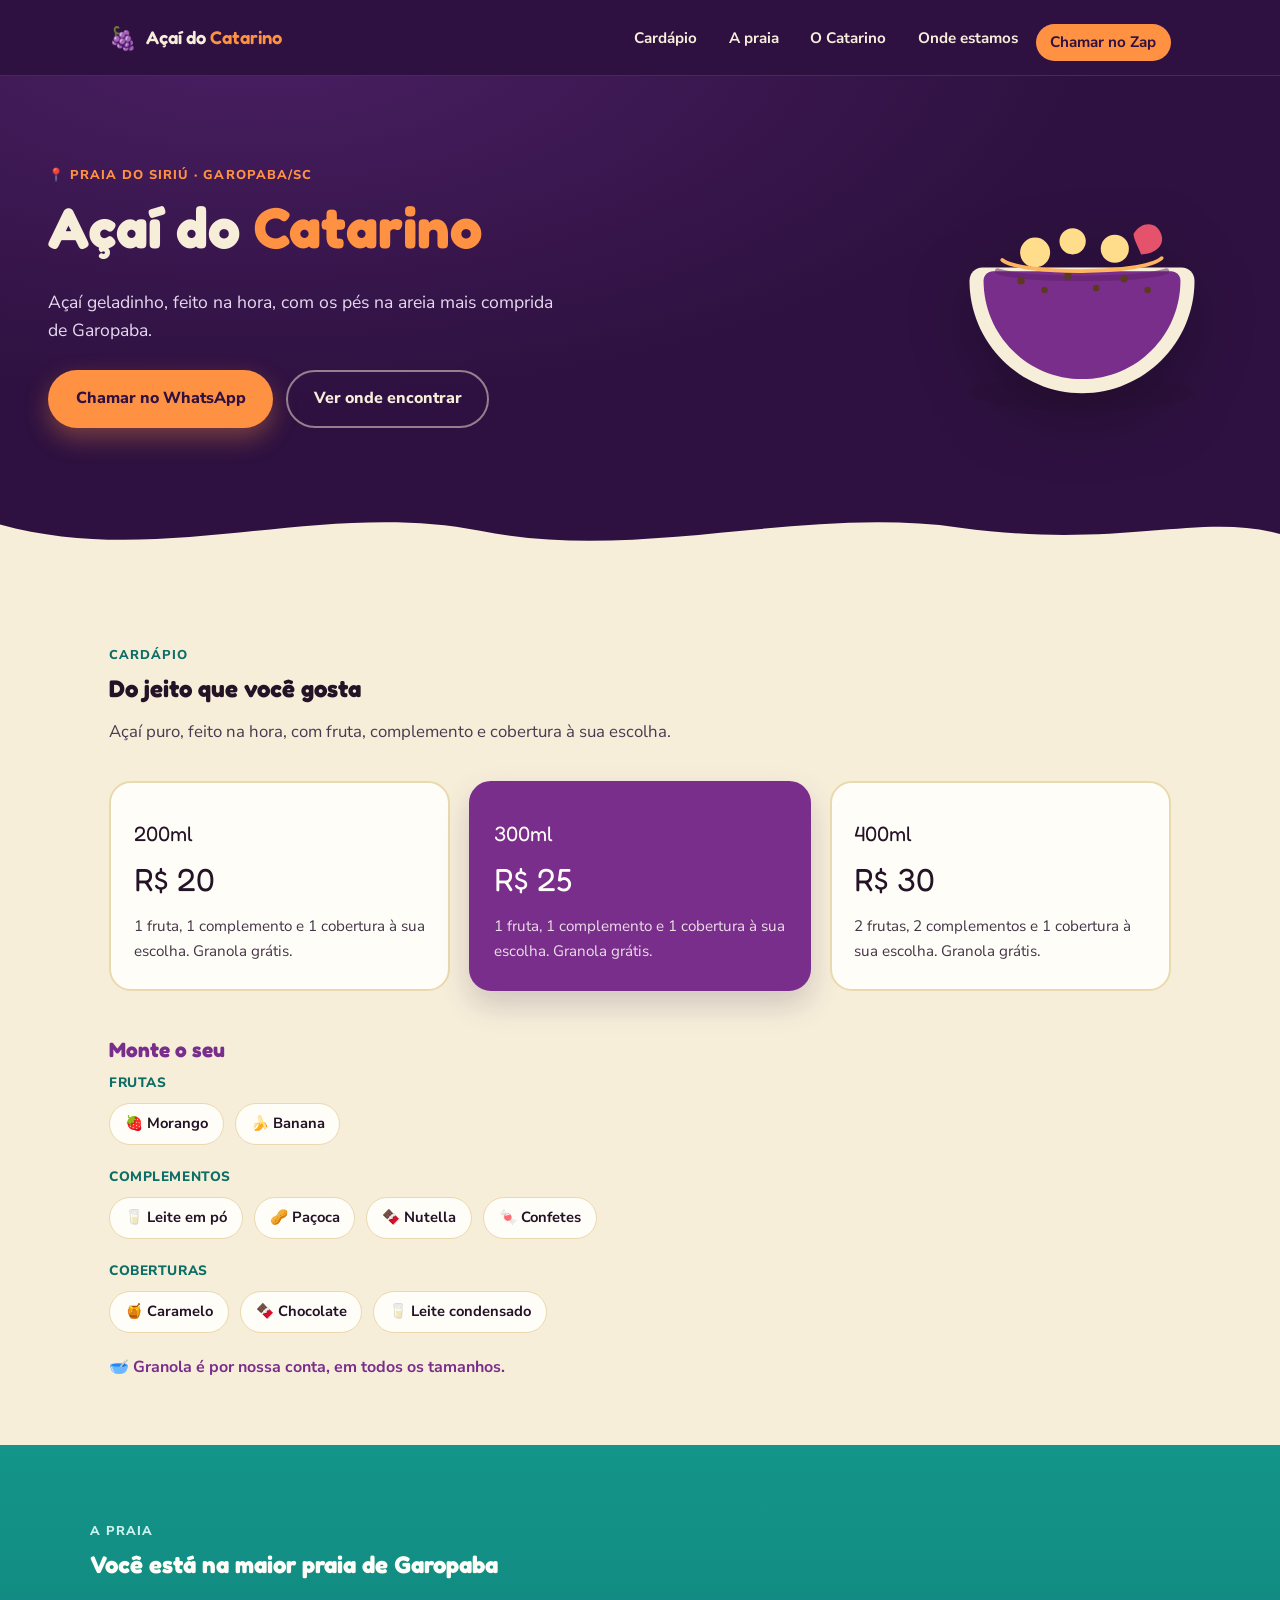
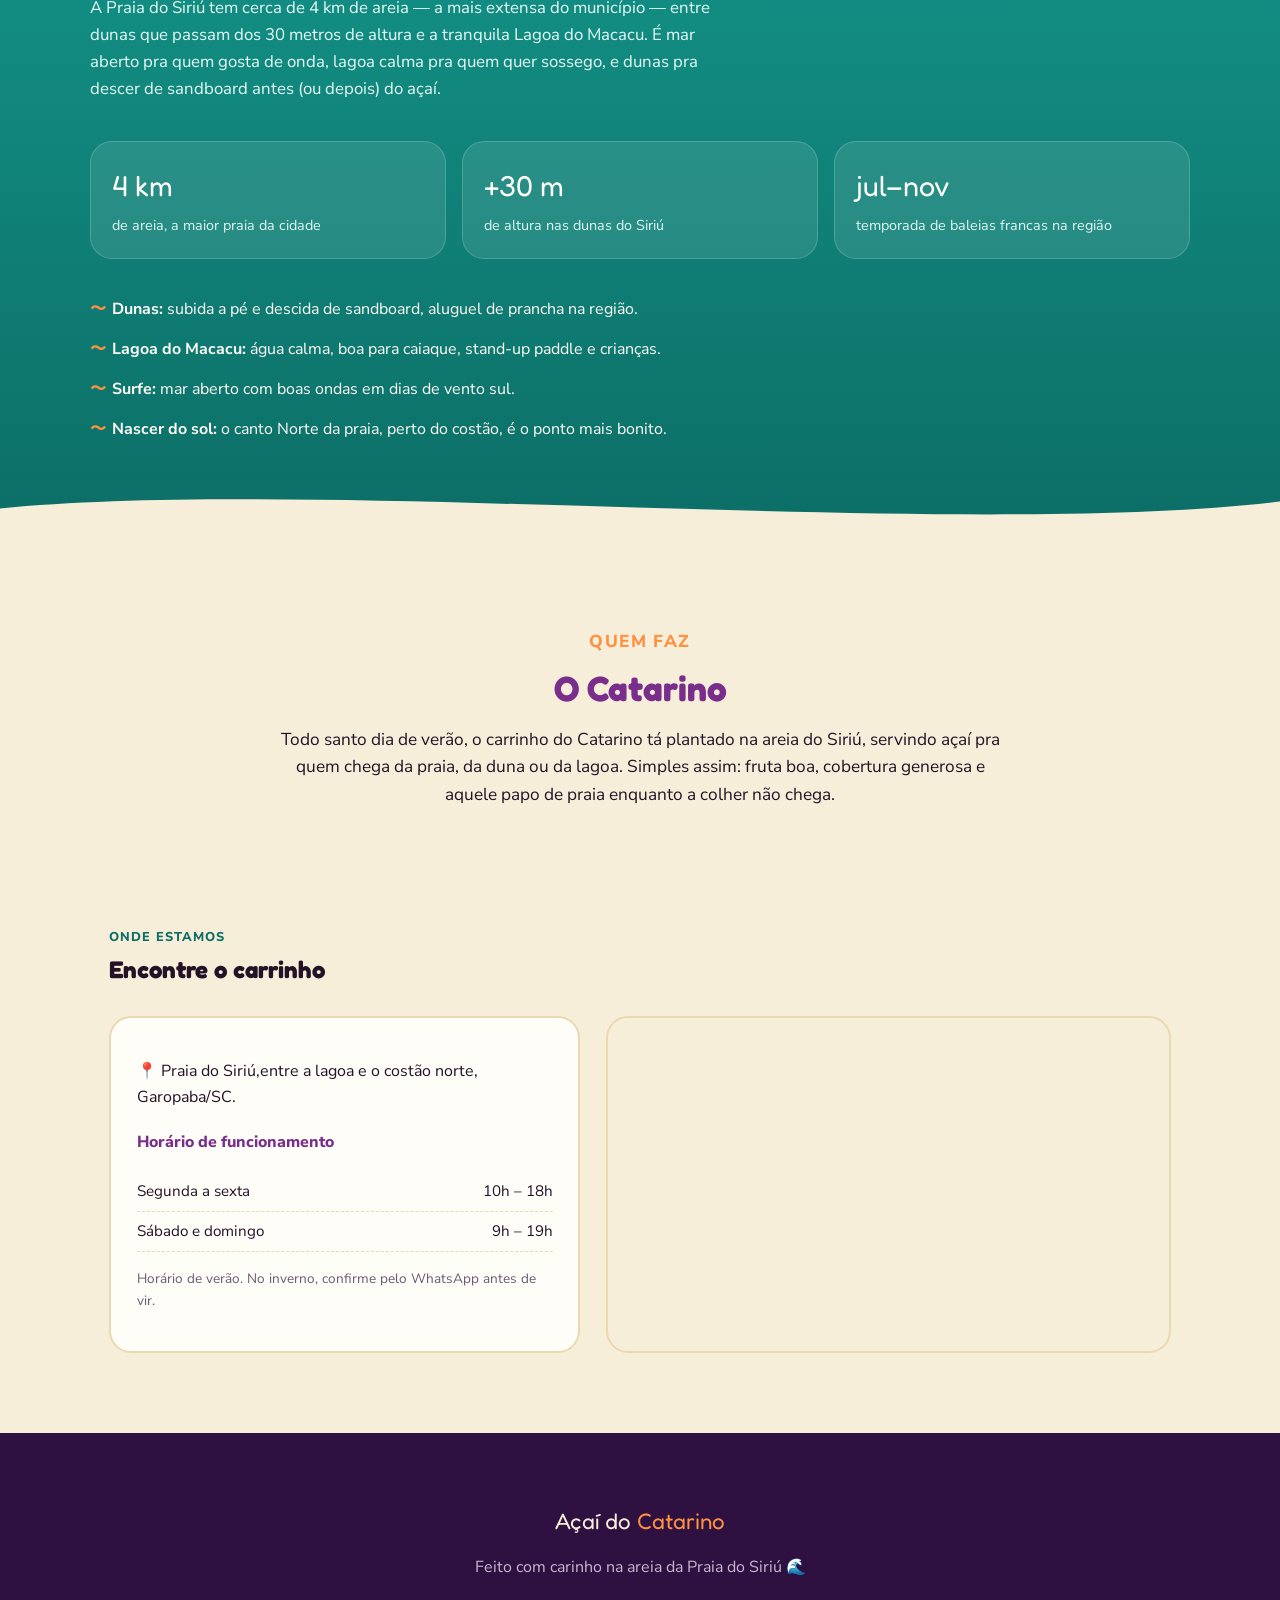
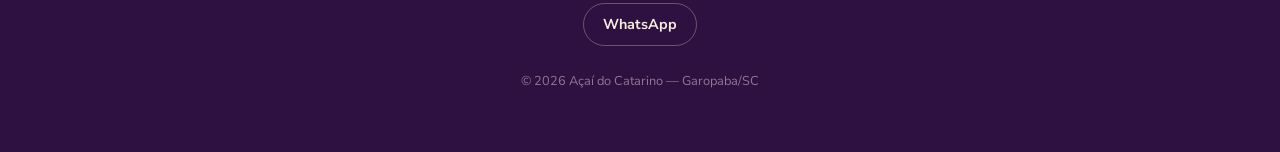
<file: index.html>
<!DOCTYPE html>
<html lang="pt-BR">
<head>
  <meta charset="UTF-8">
  <meta name="viewport" content="width=device-width, initial-scale=1.0">
  <title>Açaí do Catarino — Praia do Siriú, Garopaba/SC</title>
  <meta name="description" content="Açaí do Catarino: o carrinho de açaí da Praia do Siriú, em Garopaba/SC. Cardápio, localização e dicas da praia mais extensa de Garopaba.">

  <!-- Favicon simples em SVG (uma tigela roxa) -->
  <link rel="icon" href="data:image/svg+xml,%3Csvg xmlns='http://www.w3.org/2000/svg' viewBox='0 0 64 64'%3E%3Ccircle cx='32' cy='32' r='30' fill='%237A2E8C'/%3E%3Cpath d='M14 30c3 10 9 16 18 16s15-6 18-16' stroke='%23F7EEDA' stroke-width='4' fill='none' stroke-linecap='round'/%3E%3C/svg%3E">

  <!-- Fontes: Fredoka (títulos, clima de placa de praia) + Nunito Sans (texto) -->
  <link rel="preconnect" href="https://fonts.googleapis.com">
  <link rel="preconnect" href="https://fonts.gstatic.com" crossorigin>
  <link href="https://fonts.googleapis.com/css2?family=Fredoka:wght@500;600;700&family=Nunito+Sans:opsz,wght@6..12,400;6..12,600;6..12,700;6..12,800&display=swap" rel="stylesheet">

  <link rel="stylesheet" href="style.css">
</head>
<body>

  <!-- ===================== MENU / CABEÇALHO ===================== -->
  <header class="topo">
    <div class="topo-conteudo">
      <a href="#inicio" class="marca">
        <span class="marca-icone" aria-hidden="true">🍇</span>
        <span class="marca-texto">Açaí do <em>Catarino</em></span>
      </a>

      <button class="menu-botao" id="menuBotao" aria-expanded="false" aria-controls="menuNav" aria-label="Abrir menu">
        <span></span><span></span><span></span>
      </button>

      <nav class="menu-nav" id="menuNav">
        <a href="#cardapio">Cardápio</a>
        <a href="#praia">A praia</a>
        <a href="#sobre">O Catarino</a>
        <a href="#localizacao">Onde estamos</a>
        <a href="#contato" class="menu-nav-cta">Chamar no Zap</a>
      </nav>
    </div>
  </header>

  <main>
    <!-- ===================== HERO ===================== -->
    <section id="inicio" class="hero">
      <div class="hero-conteudo">
        <p class="etiqueta">📍 Praia do Siriú · Garopaba/SC</p>
        <h1>Açaí do <em>Catarino</em></h1>
        <p class="hero-frase">Açaí geladinho, feito na hora, com os pés na areia mais comprida de Garopaba.</p>

        <div class="hero-botoes">
          <a href="https://wa.me/5548988662824?text=Oi%2C%20Catarino!%20Vim%20pelo%20site%20e%20quero%20pedir%20um%20a%C3%A7a%C3%AD%20%F0%9F%8D%87" class="botao botao-principal" target="_blank" rel="noopener">
            Chamar no WhatsApp
          </a>
          <a href="#localizacao" class="botao botao-fantasma">Ver onde encontrar</a>
        </div>
      </div>

      <!-- Ilustração da tigela de açaí em SVG (sem depender de fotos) -->
      <div class="hero-ilustracao" aria-hidden="true">
        <svg viewBox="0 0 320 320" xmlns="http://www.w3.org/2000/svg">
          <ellipse cx="160" cy="270" rx="120" ry="18" fill="#241226" opacity="0.15"/>
          <path d="M40 150c0-8 6-14 14-14h212c8 0 14 6 14 14 0 66-54 120-120 120S40 216 40 150z" fill="#F7EEDA"/>
          <path d="M55 150c0-6 5-10 10-10h190c5 0 10 4 10 10 0 58-47 105-105 105S55 208 55 150z" fill="#7A2E8C"/>
          <path d="M70 140c30 10 150 10 180 0" stroke="#5C1F6B" stroke-width="6" fill="none" stroke-linecap="round" opacity="0.5"/>
          <circle cx="110" cy="120" r="16" fill="#FFDD8A"/>
          <circle cx="150" cy="108" r="14" fill="#FFDD8A"/>
          <circle cx="195" cy="116" r="15" fill="#FFDD8A"/>
          <path d="M215 100c8-14 26-14 30 2 3 12-9 20-22 20-3-8-8-16-8-22z" fill="#E4536B"/>
          <g fill="#5C3A21">
            <circle cx="95" cy="150" r="4"/>
            <circle cx="120" cy="160" r="3.5"/>
            <circle cx="145" cy="145" r="4"/>
            <circle cx="175" cy="158" r="3.5"/>
            <circle cx="205" cy="148" r="4"/>
            <circle cx="230" cy="160" r="3.5"/>
          </g>
          <path d="M75 128c20 16 150 16 170-2" stroke="#FFB55E" stroke-width="4" fill="none" stroke-linecap="round"/>
        </svg>
      </div>

      <!-- Divisor: onda "aberta" — representa o mar do Siriú -->
      <svg class="onda onda-aberta" viewBox="0 0 1440 110" preserveAspectRatio="none" aria-hidden="true">
        <path d="M0,40 C180,110 360,0 540,50 C720,100 900,10 1080,45 C1260,80 1350,20 1440,55 L1440,110 L0,110 Z" fill="#F7EEDA"/>
      </svg>
    </section>

    <!-- ===================== CARDÁPIO ===================== -->
    <section id="cardapio" class="cardapio">
      <p class="etiqueta etiqueta-clara">Cardápio</p>
      <h2>Do jeito que você gosta</h2>
      <p class="secao-intro">Açaí puro, feito na hora, com fruta, complemento e cobertura à sua escolha.</p>

      <div class="cardapio-grade">
        <article class="copo-card">
          <p class="copo-tamanho">200ml</p>
          <p class="copo-preco">R$ 20</p>
          <p class="copo-desc">1 fruta, 1 complemento e 1 cobertura à sua escolha. Granola grátis.</p>
        </article>
        <article class="copo-card copo-card-destaque">
          <p class="copo-tamanho">300ml</p>
          <p class="copo-preco">R$ 25</p>
          <p class="copo-desc">1 fruta, 1 complemento e 1 cobertura à sua escolha. Granola grátis.</p>
        </article>
        <article class="copo-card">
          <p class="copo-tamanho">400ml</p>
          <p class="copo-preco">R$ 30</p>
          <p class="copo-desc">2 frutas, 2 complementos e 1 cobertura à sua escolha. Granola grátis.</p>
        </article>
      </div>

      <div class="coberturas">
        <h3>Monte o seu</h3>

        <p class="coberturas-grupo">Frutas</p>
        <ul class="coberturas-lista">
          <li>🍓 Morango</li>
          <li>🍌 Banana</li>
        </ul>

        <p class="coberturas-grupo">Complementos</p>
        <ul class="coberturas-lista">
          <li>🥛 Leite em pó</li>
          <li>🥜 Paçoca</li>
          <li>🍫 Nutella</li>
          <li>🍬 Confetes</li>
        </ul>

        <p class="coberturas-grupo">Coberturas</p>
        <ul class="coberturas-lista">
          <li>🍯 Caramelo</li>
          <li>🍫 Chocolate</li>
          <li>🥛 Leite condensado</li>
        </ul>

        <p class="coberturas-obs">🥣 Granola é por nossa conta, em todos os tamanhos.</p>
      </div>
    </section>

    <!-- ===================== A PRAIA DO SIRIÚ ===================== -->
    <section id="praia" class="praia">
      <div class="praia-conteudo">
        <p class="etiqueta etiqueta-clara">A praia</p>
        <h2>Você está na maior praia de Garopaba</h2>
        <p class="secao-intro">
          A Praia do Siriú tem cerca de 4 km de areia — a mais extensa do município — entre dunas
          que passam dos 30 metros de altura e a tranquila Lagoa do Macacu. É mar aberto pra quem
          gosta de onda, lagoa calma pra quem quer sossego, e dunas pra descer de sandboard antes
          (ou depois) do açaí.
        </p>

        <div class="praia-fatos">
          <div class="fato">
            <span class="fato-numero">4 km</span>
            <span class="fato-legenda">de areia, a maior praia da cidade</span>
          </div>
          <div class="fato">
            <span class="fato-numero">+30 m</span>
            <span class="fato-legenda">de altura nas dunas do Siriú</span>
          </div>
          <div class="fato">
            <span class="fato-numero">jul–nov</span>
            <span class="fato-legenda">temporada de baleias francas na região</span>
          </div>
        </div>

        <ul class="praia-lista">
          <li><strong>Dunas:</strong> subida a pé e descida de sandboard, aluguel de prancha na região.</li>
          <li><strong>Lagoa do Macacu:</strong> água calma, boa para caiaque, stand-up paddle e crianças.</li>
          <li><strong>Surfe:</strong> mar aberto com boas ondas em dias de vento sul.</li>
          <li><strong>Nascer do sol:</strong> o canto Norte da praia, perto do costão, é o ponto mais bonito.</li>
        </ul>
      </div>

      <!-- Divisor: onda "calma" — representa a lagoa -->
      <svg class="onda onda-calma" viewBox="0 0 1440 100" preserveAspectRatio="none" aria-hidden="true">
        <path d="M0,55 C360,10 1080,100 1440,45 L1440,100 L0,100 Z" fill="#F7EEDA"/>
      </svg>
    </section>

    <!-- ===================== SOBRE O CATARINO ===================== -->
    <section id="sobre" class="sobre">
      <div class="sobre-caixa">
        <p class="etiqueta">Quem faz</p>
        <h2>O Catarino</h2>
        <p>
          <!-- EDITAR: troque este texto pela história real do Catarino -->
          Todo santo dia de verão, o carrinho do Catarino tá plantado na areia do Siriú, servindo
          açaí pra quem chega da praia, da duna ou da lagoa. Simples assim: fruta boa, cobertura
          generosa e aquele papo de praia enquanto a colher não chega.
        </p>
      </div>
    </section>

    <!-- ===================== LOCALIZAÇÃO ===================== -->
    <section id="localizacao" class="localizacao">
      <p class="etiqueta etiqueta-clara">Onde estamos</p>
      <h2>Encontre o carrinho</h2>

      <div class="localizacao-grade">
        <div class="localizacao-info">
          <p>
            <!-- EDITAR: descreva o ponto exato do carrinho na praia -->
            📍 Praia do Siriú,entre a lagoa e o costão norte, Garopaba/SC.
          </p>
          <p class="horario-titulo">Horário de funcionamento</p>
          <ul class="horario-lista">
            <!-- EDITAR: ajuste os horários reais -->
            <li><span>Segunda a sexta</span><span>10h – 18h</span></li>
            <li><span>Sábado e domingo</span><span>9h – 19h</span></li>
          </ul>
          <p class="horario-obs">Horário de verão. No inverno, confirme pelo WhatsApp antes de vir. <!-- EDITAR --></p>
        </div>

        <div class="localizacao-mapa">
          <iframe
            title="Mapa da Praia do Siriú, Garopaba"
            src="https://www.google.com/maps?q=Praia%20do%20Siri%C3%BA%2C%20Garopaba%20-%20SC&output=embed"
            loading="lazy"
            referrerpolicy="no-referrer-when-downgrade">
          </iframe>
        </div>
      </div>
    </section>
  </main>

  <!-- ===================== RODAPÉ / CONTATO ===================== -->
  <footer id="contato" class="rodape">
    <p class="rodape-marca">Açaí do <em>Catarino</em></p>
    <p class="rodape-frase">Feito com carinho na areia da Praia do Siriú 🌊</p>

    <div class="rodape-links">
      <a href="https://wa.me/5548988662824" target="_blank" rel="noopener">WhatsApp</a>
    </div>

    <p class="rodape-copy">© <span id="anoAtual"></span> Açaí do Catarino — Garopaba/SC</p>
  </footer>

  <!-- ===================== BARRA FIXA (SÓ CELULAR) ===================== -->
  <div class="barra-fixa">
    <a href="https://wa.me/5548988662824" target="_blank" rel="noopener" class="barra-botao barra-zap">💬 WhatsApp</a>
    <a href="#localizacao" class="barra-botao barra-mapa">📍 Como chegar</a>
  </div>

  <script src="script.js"></script>
</body>
</html>
</file>
<file: style.css>
/* ===================================================================
   AÇAÍ DO CATARINO — style.css
   Paleta: roxo-açaí, areia, maré (turquesa) e sol (laranja).
   Organizado por seção — procure o comentário da seção que quer editar.
   =================================================================== */

:root {
  /* Cores */
  --acai-roxo: #2E1140;      /* roxo profundo, fundo do topo/rodapé */
  --acai-vivo: #7A2E8C;      /* roxo principal, botões e destaques */
  --acai-vivo-claro: #9B4CAE;
  --areia: #F7EEDA;          /* fundo claro das seções */
  --areia-escura: #EAD9AE;   /* bordas e linhas sobre a areia */
  --mare: #14958A;           /* turquesa, seção da praia */
  --mare-escura: #0C6E66;
  --sol: #FF9142;            /* laranja, pequenos destaques */
  --tinta: #241226;          /* texto escuro */
  --branco: #FFFDF8;
  --whatsapp: #25D366;

  /* Tipografia */
  --fonte-titulo: 'Fredoka', system-ui, sans-serif;
  --fonte-corpo: 'Nunito Sans', system-ui, sans-serif;

  --raio: 22px;
  --sombra: 0 14px 30px rgba(46, 17, 64, 0.18);
}

/* ===================== BASE ===================== */
* { box-sizing: border-box; }

html {
  scroll-behavior: smooth;
  scroll-padding-top: 84px; /* compensa o menu fixo ao clicar em âncoras */
}

body {
  margin: 0;
  font-family: var(--fonte-corpo);
  color: var(--tinta);
  background: var(--areia);
  line-height: 1.6;
  -webkit-font-smoothing: antialiased;
}

h1, h2, h3 {
  font-family: var(--fonte-titulo);
  margin: 0 0 0.5em;
  line-height: 1.1;
}

em { font-style: normal; color: var(--sol); }

a { color: inherit; }

ul { padding: 0; margin: 0; list-style: none; }

img, svg { display: block; max-width: 100%; }

.etiqueta {
  display: inline-block;
  font-family: var(--fonte-corpo);
  font-weight: 800;
  font-size: 0.8rem;
  letter-spacing: 0.08em;
  text-transform: uppercase;
  color: var(--sol);
  margin-bottom: 0.8em;
}

.etiqueta-clara { color: var(--mare-escura); }

.secao-intro {
  max-width: 62ch;
  font-size: 1.05rem;
  color: #4A3A50;
}

/* Foco visível para acessibilidade (navegação por teclado) */
a:focus-visible,
button:focus-visible {
  outline: 3px solid var(--sol);
  outline-offset: 3px;
}

@media (prefers-reduced-motion: reduce) {
  html { scroll-behavior: auto; }
  * { animation-duration: 0.001ms !important; transition-duration: 0.001ms !important; }
}

/* ===================== BOTÕES ===================== */
.botao {
  display: inline-flex;
  align-items: center;
  justify-content: center;
  gap: 0.4em;
  padding: 0.9em 1.6em;
  border-radius: 100px;
  font-family: var(--fonte-corpo);
  font-weight: 800;
  font-size: 1rem;
  text-decoration: none;
  border: 2px solid transparent;
  transition: transform 0.15s ease, box-shadow 0.15s ease;
}

.botao:hover { transform: translateY(-2px); }

.botao-principal {
  background: var(--sol);
  color: var(--acai-roxo);
  box-shadow: 0 10px 24px rgba(255, 145, 66, 0.35);
}

.botao-fantasma {
  background: transparent;
  color: var(--areia);
  border-color: rgba(247, 238, 218, 0.5);
}

/* ===================== CABEÇALHO / MENU ===================== */
.topo {
  position: sticky;
  top: 0;
  z-index: 50;
  background: var(--acai-roxo);
  border-bottom: 1px solid rgba(247, 238, 218, 0.12);
}

.topo-conteudo {
  max-width: 1100px;
  margin: 0 auto;
  padding: 0.9rem 1.2rem;
  display: flex;
  align-items: center;
  justify-content: space-between;
}

.marca {
  display: flex;
  align-items: center;
  gap: 0.5em;
  text-decoration: none;
  color: var(--areia);
  font-family: var(--fonte-titulo);
  font-weight: 600;
  font-size: 1.15rem;
}

.marca-icone { font-size: 1.4rem; }

.menu-botao {
  display: flex;
  flex-direction: column;
  justify-content: center;
  gap: 5px;
  width: 40px;
  height: 40px;
  background: none;
  border: none;
  cursor: pointer;
  padding: 0;
}

.menu-botao span {
  display: block;
  height: 3px;
  border-radius: 3px;
  background: var(--areia);
  transition: transform 0.25s ease, opacity 0.25s ease;
}

.menu-botao[aria-expanded="true"] span:nth-child(1) { transform: translateY(8px) rotate(45deg); }
.menu-botao[aria-expanded="true"] span:nth-child(2) { opacity: 0; }
.menu-botao[aria-expanded="true"] span:nth-child(3) { transform: translateY(-8px) rotate(-45deg); }

.menu-nav {
  position: fixed;
  inset: 64px 0 auto 0;
  background: var(--acai-roxo);
  display: flex;
  flex-direction: column;
  padding: 0.5rem 1.2rem 1.5rem;
  gap: 0.2rem;
  transform: translateY(-130%);
  transition: transform 0.3s ease;
  border-bottom: 1px solid rgba(247, 238, 218, 0.12);
}

.menu-nav.aberto { transform: translateY(0); }

.menu-nav a {
  padding: 0.9rem 0.4rem;
  text-decoration: none;
  color: var(--areia);
  font-weight: 700;
  border-bottom: 1px solid rgba(247, 238, 218, 0.08);
}

.menu-nav-cta {
  margin-top: 0.6rem;
  background: var(--sol);
  color: var(--acai-roxo) !important;
  border-radius: 100px;
  text-align: center;
  border-bottom: none !important;
}

@media (min-width: 860px) {
  .menu-botao { display: none; }

  .menu-nav {
    position: static;
    flex-direction: row;
    align-items: center;
    background: none;
    padding: 0;
    transform: none;
    border: none;
  }

  .menu-nav a {
    border-bottom: none;
    padding: 0.4rem 0.9rem;
    font-size: 0.95rem;
  }

  .menu-nav-cta { padding: 0.6rem 1.3rem; }
}

/* ===================== HERO ===================== */
.hero {
  position: relative;
  background: radial-gradient(120% 140% at 20% -10%, #4A1F63 0%, var(--acai-roxo) 55%);
  color: var(--areia);
  padding: 3.2rem 1.2rem 6rem;
  overflow: hidden;
  display: flex;
  flex-direction: column;
  align-items: center;
  text-align: center;
  gap: 2.2rem;
}

.hero-conteudo { max-width: 640px; }

.hero h1 {
  font-size: clamp(2.4rem, 9vw, 3.6rem);
  font-weight: 700;
}

.hero-frase {
  font-size: 1.1rem;
  color: #E6D9EE;
  max-width: 46ch;
  margin: 0 auto 1.6rem;
}

.hero-botoes {
  display: flex;
  flex-wrap: wrap;
  gap: 0.8rem;
  justify-content: center;
}

.hero-ilustracao {
  width: min(70vw, 300px);
  filter: drop-shadow(0 20px 30px rgba(0,0,0,0.25));
}

.onda {
  position: absolute;
  left: 0;
  bottom: -1px;
  width: 100%;
  height: 70px;
}

@media (min-width: 760px) {
  .hero {
    flex-direction: row;
    text-align: left;
    justify-content: space-between;
    padding: 4rem 3rem 8rem;
  }
  .hero-conteudo { text-align: left; }
  .hero-botoes { justify-content: flex-start; }
  .hero-frase { margin: 0 0 1.6rem; }
}

/* ===================== CARDÁPIO ===================== */
.cardapio {
  max-width: 1100px;
  margin: 0 auto;
  padding: 4rem 1.2rem 3rem;
}

.cardapio-grade {
  display: grid;
  gap: 1.2rem;
  margin: 2.2rem 0 3rem;
}

@media (min-width: 700px) {
  .cardapio-grade { grid-template-columns: repeat(3, 1fr); }
}

.copo-card {
  position: relative;
  background: var(--branco);
  border: 2px solid var(--areia-escura);
  border-radius: var(--raio);
  padding: 1.6rem 1.4rem;
}

.copo-card-destaque {
  background: var(--acai-vivo);
  color: var(--branco);
  border-color: var(--acai-vivo);
  box-shadow: var(--sombra);
}

.copo-etiqueta {
  position: absolute;
  top: -14px;
  left: 1.2rem;
  background: var(--sol);
  color: var(--acai-roxo);
  font-weight: 800;
  font-size: 0.75rem;
  text-transform: uppercase;
  letter-spacing: 0.05em;
  padding: 0.3em 0.8em;
  border-radius: 100px;
}

.copo-tamanho {
  font-family: var(--fonte-titulo);
  font-size: 1.3rem;
  margin: 0.4em 0 0;
}

.copo-preco {
  font-family: var(--fonte-titulo);
  font-size: 2rem;
  margin: 0.1em 0 0.3em;
}

.copo-desc { margin: 0; font-size: 0.95rem; opacity: 0.85; }

.coberturas h3 {
  font-size: 1.3rem;
  color: var(--acai-vivo);
}

.coberturas-grupo {
  font-weight: 800;
  font-size: 0.85rem;
  text-transform: uppercase;
  letter-spacing: 0.04em;
  color: var(--mare-escura);
  margin: 1.3rem 0 0.6rem;
}

.coberturas-grupo:first-of-type { margin-top: 0.6rem; }

.coberturas-lista {
  display: flex;
  flex-wrap: wrap;
  gap: 0.7rem;
}

.coberturas-obs {
  margin-top: 1.4rem;
  font-weight: 700;
  color: var(--acai-vivo);
}

.coberturas-lista li {
  background: var(--branco);
  border: 1px solid var(--areia-escura);
  padding: 0.55em 1em;
  border-radius: 100px;
  font-weight: 700;
  font-size: 0.92rem;
}

/* ===================== A PRAIA ===================== */
.praia {
  position: relative;
  background: linear-gradient(180deg, var(--mare) 0%, var(--mare-escura) 100%);
  color: var(--branco);
  padding: 4rem 1.2rem 6rem;
}

.praia-conteudo { max-width: 1100px; margin: 0 auto; }

.praia .etiqueta-clara { color: #C9F3EC; }

.praia .secao-intro { color: #E7FBF7; }

.praia-fatos {
  display: grid;
  gap: 1rem;
  margin: 2.4rem 0;
}

@media (min-width: 700px) {
  .praia-fatos { grid-template-columns: repeat(3, 1fr); }
}

.fato {
  background: rgba(255,255,255,0.1);
  border: 1px solid rgba(255,255,255,0.18);
  border-radius: var(--raio);
  padding: 1.3rem;
  display: flex;
  flex-direction: column;
  gap: 0.3rem;
}

.fato-numero {
  font-family: var(--fonte-titulo);
  font-size: 1.8rem;
}

.fato-legenda { font-size: 0.9rem; color: #DFF7F2; }

.praia-lista {
  display: grid;
  gap: 0.9rem;
  max-width: 70ch;
}

.praia-lista li {
  padding-left: 1.4rem;
  position: relative;
}

.praia-lista li::before {
  content: "〜";
  position: absolute;
  left: 0;
  color: var(--sol);
  font-weight: 800;
}

/* ===================== SOBRE O CATARINO ===================== */
.sobre {
  max-width: 760px;
  margin: 0 auto;
  padding: 4.5rem 1.2rem;
  text-align: center;
}

.sobre h2 { color: var(--acai-vivo); font-size: clamp(1.7rem, 5vw, 2.2rem); }

.sobre p { font-size: 1.08rem; }

/* ===================== LOCALIZAÇÃO ===================== */
.localizacao {
  max-width: 1100px;
  margin: 0 auto;
  padding: 1rem 1.2rem 5rem;
}

.localizacao-grade {
  display: grid;
  gap: 1.6rem;
  margin-top: 2rem;
}

@media (min-width: 760px) {
  .localizacao-grade { grid-template-columns: 1fr 1.2fr; align-items: stretch; }
}

.localizacao-info {
  background: var(--branco);
  border: 2px solid var(--areia-escura);
  border-radius: var(--raio);
  padding: 1.6rem;
}

.horario-titulo {
  font-weight: 800;
  color: var(--acai-vivo);
  margin-top: 1.2rem;
}

.horario-lista li {
  display: flex;
  justify-content: space-between;
  padding: 0.5em 0;
  border-bottom: 1px dashed var(--areia-escura);
  font-size: 0.95rem;
}

.horario-obs {
  font-size: 0.85rem;
  color: #6B5A70;
  margin-top: 1rem;
}

.localizacao-mapa {
  border-radius: var(--raio);
  overflow: hidden;
  border: 2px solid var(--areia-escura);
  min-height: 260px;
}

.localizacao-mapa iframe {
  width: 100%;
  height: 100%;
  min-height: 260px;
  border: 0;
}

/* ===================== RODAPÉ ===================== */
.rodape {
  background: var(--acai-roxo);
  color: var(--areia);
  text-align: center;
  padding: 3rem 1.2rem 6.5rem; /* espaço extra por causa da barra fixa no celular */
}

.rodape-marca {
  font-family: var(--fonte-titulo);
  font-size: 1.4rem;
  margin-bottom: 0.2em;
}

.rodape-frase { color: #C9B7D1; margin-bottom: 1.4rem; }

.rodape-links {
  display: flex;
  gap: 1rem;
  justify-content: center;
  margin-bottom: 1.6rem;
}

.rodape-links a {
  text-decoration: none;
  border: 1px solid rgba(247, 238, 218, 0.3);
  padding: 0.6em 1.3em;
  border-radius: 100px;
  font-weight: 700;
  font-size: 0.9rem;
}

.rodape-copy { font-size: 0.8rem; color: #8C7893; }

@media (min-width: 760px) {
  .rodape { padding-bottom: 3rem; }
}

/* ===================== BARRA FIXA (CELULAR) ===================== */
.barra-fixa {
  position: fixed;
  left: 0.8rem;
  right: 0.8rem;
  bottom: 0.8rem;
  z-index: 60;
  display: flex;
  gap: 0.6rem;
  box-shadow: var(--sombra);
  border-radius: 100px;
  overflow: hidden;
}

.barra-botao {
  flex: 1;
  text-align: center;
  padding: 0.9em 0.6em;
  font-weight: 800;
  font-size: 0.9rem;
  text-decoration: none;
}

.barra-zap { background: var(--whatsapp); color: var(--branco); }
.barra-mapa { background: var(--branco); color: var(--acai-roxo); }

@media (min-width: 760px) {
  .barra-fixa { display: none; } /* no desktop os botões do hero já resolvem */
}
</file>
